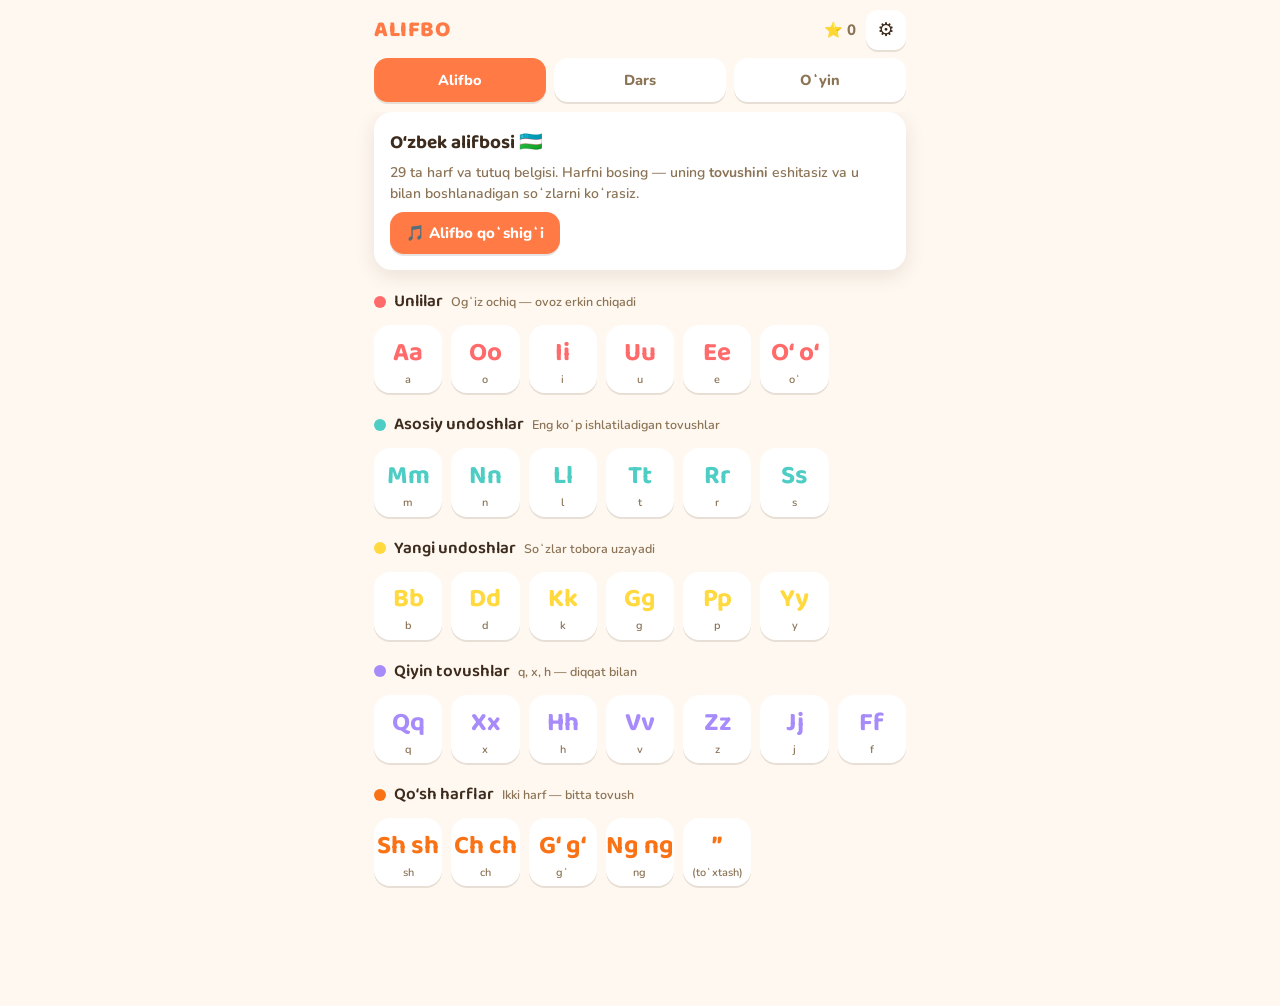
<file: index.html>
<!DOCTYPE html>
<html lang="uz">
<head>
<meta charset="UTF-8">
<meta name="viewport" content="width=device-width,initial-scale=1,viewport-fit=cover">
<meta name="theme-color" content="#FFF8F0">
<title>Alifbo — 1-sinf</title>
<script>
// Sahifa chizilishidan oldin mavzuni qoʻyamiz — koʻz qamashmasin
try {
  var m = localStorage.getItem('alifboMavzu') || 'avto';
  if (m !== 'avto') document.documentElement.dataset.mavzu = m;
} catch (e) {}
</script>
<link rel="manifest" href="manifest.webmanifest">
<link rel="preconnect" href="https://fonts.googleapis.com">
<link rel="preconnect" href="https://fonts.gstatic.com" crossorigin>
<link href="https://fonts.googleapis.com/css2?family=Baloo+2:wght@600;700;800&family=Nunito:wght@600;700;800&display=swap" rel="stylesheet">
<link rel="stylesheet" href="css/style.css">
</head>
<body>

<div class="wrap">

  <div class="topbar">
    <div class="logo">ALIFBO</div>
    <div class="yulduzlar" id="yulduzlar">⭐ 0</div>
    <button class="gear" id="btnSoz" title="Sozlamalar">⚙️</button>
  </div>

  <div class="tabs">
    <button class="tab active" data-tab="alifbo">Alifbo</button>
    <button class="tab" data-tab="dars">Dars</button>
    <button class="tab" data-tab="oyin">Oʻyin</button>
  </div>

  <!-- ============ ALIFBO ============ -->
  <div id="v-alifbo" class="kirish"></div>

  <!-- ============ DARS ============ -->
  <div id="v-dars" class="hidden"></div>

  <!-- ============ OʻYIN ============ -->
  <div id="v-oyin" class="hidden"></div>

</div>

<!-- pastki tugmalar (dars ichida koʻrinadi) -->
<div class="pastki hidden" id="pastki"><div class="ich" id="pastkiIch"></div></div>

<!-- sozlamalar -->
<div class="parda" id="parda">
  <div class="varaq">
    <h2>Sozlamalar</h2>
    <p class="izoh" style="margin-bottom:10px">Bolaning ismini yozsangiz, ilova unga ism bilan murojaat qiladi.</p>
    <div style="margin:10px 0 14px"><input type="text" id="inIsm" placeholder="Bolaning ismi" autocomplete="off"></div>
    <div class="qator">
      <span>Koʻrinish</span>
      <div class="tanlov" id="mavzu">
        <button data-m="avto" class="on">Avto</button>
        <button data-m="yorug">☀️</button>
        <button data-m="qorongi">🌙</button>
      </div>
    </div>
    <div class="qator" style="display:block">
      <div style="display:flex;justify-content:space-between;align-items:center;gap:10px">
        <span>Talaffuz ovozi</span>
        <button class="tugma oq" id="btnSinov">▶ Sinash</button>
      </div>
      <select id="selOvoz" style="margin-top:9px"></select>
      <div class="izoh" style="margin-top:7px;font-size:12.5px" id="ovozIzoh"></div>
    </div>
    <div class="qator"><span>Avtomatik ovoz</span><button class="tugma oq" id="swAvto">Yoniq</button></div>
    <div class="qator"><span>Ota-ona paneli 👨‍👩‍👧</span><button class="tugma oq" onclick="location.href='ota-ona.html'">Ochish</button></div>
    <div class="qator"><span>Hozirgi dars</span><b id="sozDars">1</b></div>
    <div class="qator"><span>Yigʻilgan yulduz</span><b id="sozYulduz">0</b></div>
    <div class="qator" style="border:none">
      <button class="tugma oq" id="btnTozala" style="color:var(--xato)">Progressni tozalash</button>
    </div>
    <div class="tugmalar" style="margin-top:14px">
      <button class="tugma" id="btnYop" style="flex:1;justify-content:center">Tayyor</button>
    </div>
  </div>
</div>

<script type="module" src="js/app.js"></script>
<script>
if ('serviceWorker' in navigator) {
  window.addEventListener('load', () => navigator.serviceWorker.register('sw.js').catch(() => {}));
}
</script>
</body>
</html>
</file>
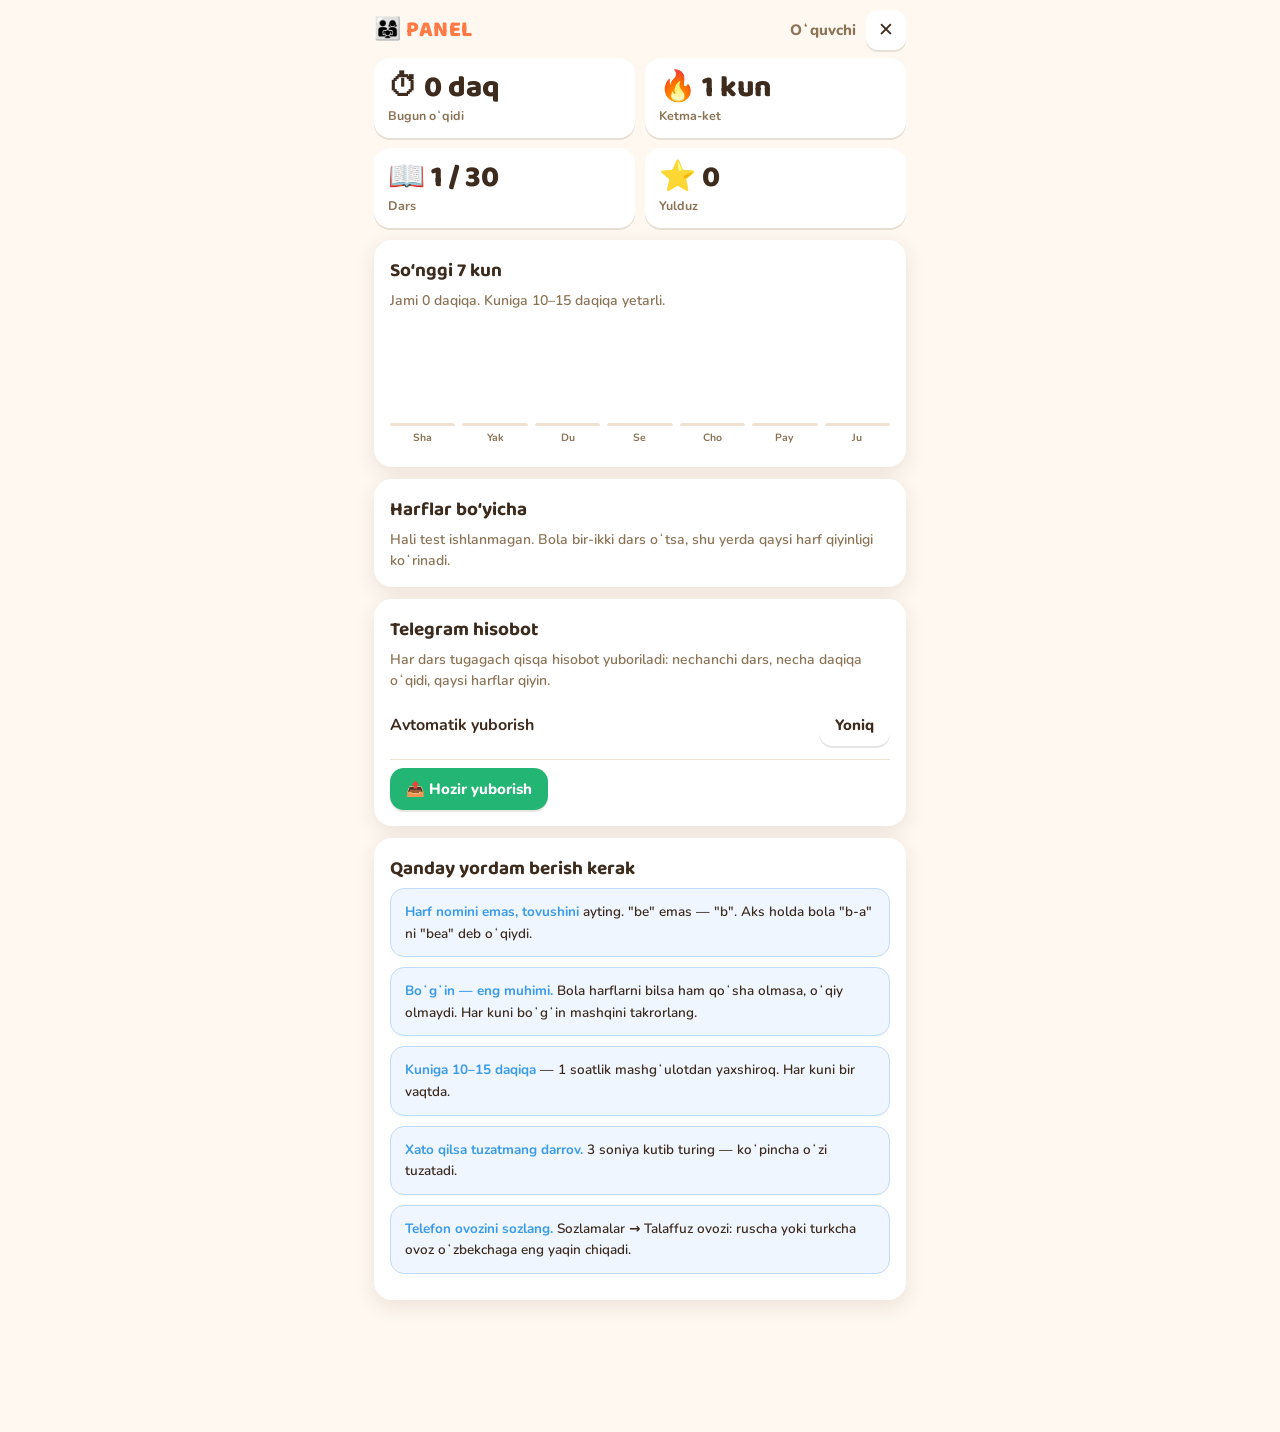
<file: ota-ona.html>
<!DOCTYPE html>
<html lang="uz">
<head>
<meta charset="UTF-8">
<meta name="viewport" content="width=device-width,initial-scale=1,viewport-fit=cover">
<meta name="theme-color" content="#FFF8F0">
<title>Ota-ona paneli — Alifbo</title>
<script>
try {
  var m = localStorage.getItem('alifboMavzu') || 'avto';
  if (m !== 'avto') document.documentElement.dataset.mavzu = m;
} catch (e) {}
</script>
<link rel="preconnect" href="https://fonts.googleapis.com">
<link href="https://fonts.googleapis.com/css2?family=Baloo+2:wght@600;700;800&family=Nunito:wght@600;700;800&display=swap" rel="stylesheet">
<link rel="manifest" href="manifest.webmanifest">
<link rel="stylesheet" href="css/style.css">
<style>
  .katak4{display:grid;grid-template-columns:repeat(2,1fr);gap:10px;margin-bottom:12px}
  .katak{background:var(--fon2);border-radius:16px;padding:14px;box-shadow:var(--soya)}
  .katak .son{font-family:'Baloo 2',cursive;font-size:30px;font-weight:800;line-height:1.1}
  .katak .yor{font-size:12.5px;color:var(--matn2);font-weight:700;margin-top:2px}
  .grafik{display:flex;align-items:flex-end;gap:7px;height:120px;margin:14px 0 6px}
  .ustun{flex:1;display:flex;flex-direction:column;justify-content:flex-end;align-items:center;gap:4px;height:100%}
  .ustun i{display:block;width:100%;background:var(--yashil);border-radius:7px 7px 3px 3px;min-height:3px;font-style:normal}
  .ustun i.bosh{background:var(--chiziq)}
  .ustun small{font-size:10.5px;color:var(--matn2);font-weight:700}
  .ustun b{font-size:11px;color:var(--matn2)}
  .harflar{display:flex;flex-wrap:wrap;gap:7px;margin-top:10px}
  .hbelgi{
    padding:7px 12px;border-radius:11px;font-family:'Baloo 2',cursive;font-size:19px;font-weight:700;
    background:var(--fon);box-shadow:var(--soya);display:flex;align-items:baseline;gap:6px;
  }
  .hbelgi span{font-family:'Nunito';font-size:11.5px;font-weight:700;color:var(--matn2)}
  .hbelgi.yomon{background:var(--yomon-fon);color:var(--xato)}
  .hbelgi.yaxshi{background:var(--yashil-och);color:var(--yashil)}
  .maslahat{background:var(--maslahat-fon);border:1.5px solid var(--maslahat-chiziq);border-radius:14px;padding:12px 14px;
    font-size:13.5px;font-weight:600;line-height:1.6;margin-bottom:10px}
  .maslahat b{color:var(--kok)}
</style>
</head>
<body>
<div class="wrap">
  <div class="topbar">
    <div class="logo">👨‍👩‍👧 PANEL</div>
    <div class="yulduzlar" id="ism"></div>
    <button class="gear" onclick="location.href='index.html'">✕</button>
  </div>
  <div id="ich"></div>
</div>
<script type="module" src="js/ota-ona.js"></script>
<script>
if ('serviceWorker' in navigator) {
  window.addEventListener('load', () => navigator.serviceWorker.register('sw.js').catch(() => {}));
}
</script>
</body>
</html>
</file>
<file: css/style.css>
/* ============================================================
   ALIFBO — 1-sinf  |  Dizayn tizimi
   Bolalarbop: yorqin, katta, sodda. Telefon uchun.
   ============================================================ */

:root{
  color-scheme:light;
  --fon:#FFF8F0; --fon2:#FFFFFF; --chiziq:#F0E2D0;
  --matn:#3D2C1E; --matn2:#8B7355;
  --asos:#FF7A45;      /* asosiy (to'q sariq) */
  --asos-och:#FFE8DE;
  --yashil:#22B573; --yashil-och:#DFF5EA;
  --kok:#3B9BE8;  --sariq:#FFC93C; --siyoh:#8B5CF6;
  --xato:#E5484D;
  --soya:0 2px 0 rgba(61,44,30,.12);
  --soya2:0 6px 20px rgba(61,44,30,.10);
  --fon-shaffof:rgba(255,248,240,0);
  --parda:rgba(61,44,30,.55);
  --ogoh-fon:#FFF4D6;
  --maslahat-fon:#EFF6FF; --maslahat-chiziq:#BFDBFE;
  --yomon-fon:#FDE8E8;
  --r:18px;
}

/* ---- QORONGʻI REJIM ----
   Bir joyda: telefon sozlamasi boʻyicha (avto) va qoʻlda tanlanganda.
   Ranglar bolaning koʻzi charchamasligi uchun yumshoq, qora emas. */
@media (prefers-color-scheme: dark){
  :root:not([data-mavzu="yorug"]){
    color-scheme:dark;
    --fon:#1A1614; --fon2:#241F1C; --chiziq:#3A322D;
    --matn:#F2E9E1; --matn2:#A79688;
    --asos:#FF8F5E; --asos-och:#3A2419;
    --yashil:#3DD68C; --yashil-och:#12301F;
    --kok:#5AB0F0; --sariq:#FFD35C; --siyoh:#A78BFA;
    --xato:#F26A6F;
    --soya:0 2px 0 rgba(0,0,0,.35);
    --soya2:0 6px 20px rgba(0,0,0,.35);
    --fon-shaffof:rgba(26,22,20,0);
    --parda:rgba(0,0,0,.66);
    --ogoh-fon:#33290F;
    --maslahat-fon:#16232F; --maslahat-chiziq:#284A66;
    --yomon-fon:#3A1B1D;
  }
}
:root[data-mavzu="qorongi"]{
  color-scheme:dark;
  --fon:#1A1614; --fon2:#241F1C; --chiziq:#3A322D;
  --matn:#F2E9E1; --matn2:#A79688;
  --asos:#FF8F5E; --asos-och:#3A2419;
  --yashil:#3DD68C; --yashil-och:#12301F;
  --kok:#5AB0F0; --sariq:#FFD35C; --siyoh:#A78BFA;
  --xato:#F26A6F;
  --soya:0 2px 0 rgba(0,0,0,.35);
  --soya2:0 6px 20px rgba(0,0,0,.35);
  --fon-shaffof:rgba(26,22,20,0);
  --parda:rgba(0,0,0,.66);
  --ogoh-fon:#33290F;
  --maslahat-fon:#16232F; --maslahat-chiziq:#284A66;
  --yomon-fon:#3A1B1D;
}
*{margin:0;padding:0;box-sizing:border-box;-webkit-tap-highlight-color:transparent}
html,body{overscroll-behavior-y:none}
body{
  font-family:'Nunito',system-ui,-apple-system,sans-serif;
  background:var(--fon); color:var(--matn);
  min-height:100vh; font-size:16px; font-weight:600;
}
.wrap{max-width:560px;margin:0 auto;padding:0 14px 120px}
.hidden{display:none !important}
button{font-family:inherit;cursor:pointer;border:none;background:none;color:inherit}

/* ---- TEPA PANEL ---- */
.topbar{
  position:sticky;top:0;z-index:30;background:var(--fon);
  padding:10px 0 8px;display:flex;gap:10px;align-items:center;
}
.logo{font-family:'Baloo 2',cursive;font-size:22px;font-weight:800;color:var(--asos);letter-spacing:.5px;flex:none}
.yulduzlar{
  flex:1;display:flex;align-items:center;gap:5px;justify-content:flex-end;
  font-weight:800;color:var(--matn2);font-size:15px;
}
.gear{
  flex:none;width:40px;height:40px;border-radius:12px;background:var(--fon2);
  box-shadow:var(--soya);font-size:19px;line-height:1;
}
.tabs{display:flex;gap:8px;padding-bottom:10px;position:sticky;top:56px;z-index:29;background:var(--fon)}
.tab{
  flex:1;padding:12px 4px;border-radius:14px;background:var(--fon2);
  color:var(--matn2);font-weight:800;font-size:14.5px;box-shadow:var(--soya);
  transition:transform .12s;
}
.tab:active{transform:scale(.96)}
.tab.active{background:var(--asos);color:#fff}

/* ---- UMUMIY KARTA ---- */
.karta{
  background:var(--fon2);border-radius:var(--r);padding:16px;
  box-shadow:var(--soya2);margin-bottom:12px;
}
.sarlavha{font-family:'Baloo 2',cursive;font-size:19px;font-weight:700;margin-bottom:4px}
.izoh{color:var(--matn2);font-size:14px;font-weight:600;line-height:1.5}

/* ---- ALIFBO TOʻRI ---- */
.bosqich-nom{
  display:flex;align-items:center;gap:8px;margin:18px 0 10px;
  font-family:'Baloo 2',cursive;font-size:17px;
}
.bosqich-nom i{width:12px;height:12px;border-radius:50%;flex:none;font-style:normal}
.bosqich-nom small{color:var(--matn2);font-family:'Nunito';font-size:12.5px;font-weight:600}
.tor{display:grid;grid-template-columns:repeat(auto-fill,minmax(66px,1fr));gap:9px}
.hkarta{
  aspect-ratio:1;border-radius:16px;background:var(--fon2);box-shadow:var(--soya);
  display:flex;flex-direction:column;align-items:center;justify-content:center;
  font-family:'Baloo 2',cursive;font-size:26px;font-weight:700;position:relative;
  transition:transform .12s;
}
.hkarta:active{transform:scale(.93)}
.hkarta small{font-size:11px;font-weight:600;color:var(--matn2);font-family:'Nunito';margin-top:-2px}
.hkarta.bajarildi::after{
  content:'★';position:absolute;top:3px;right:6px;font-size:12px;color:var(--sariq)
}
.hkarta.yopiq{opacity:.42}

/* ---- HARF SAHIFASI ---- */
.harf-bosh{display:flex;gap:14px;align-items:center;margin-bottom:14px}
.katta-harf{
  font-family:'Baloo 2',cursive;font-size:64px;line-height:1;font-weight:800;
  min-width:120px;text-align:center;padding:14px 8px;border-radius:20px;color:#fff;
}
.harf-info{flex:1;min-width:0}
.tovush-belgi{
  display:inline-block;background:var(--asos-och);color:var(--asos);
  padding:5px 13px;border-radius:99px;font-weight:800;font-size:19px;margin-bottom:6px;
}
.tugmalar{display:flex;gap:8px;flex-wrap:wrap;margin-top:8px}
.tugma{
  padding:11px 16px;border-radius:14px;background:var(--asos);color:#fff;
  font-weight:800;font-size:15px;box-shadow:var(--soya);display:flex;align-items:center;gap:7px;
  transition:transform .12s;
}
.tugma:active{transform:scale(.95)}
.tugma.oq{background:var(--fon2);color:var(--matn)}
.tugma.yashil{background:var(--yashil)}
.tugma:disabled{opacity:.5}

.soz-tor{display:grid;grid-template-columns:repeat(3,1fr);gap:9px;margin-top:12px}
.soz-karta{
  background:var(--fon2);border-radius:16px;padding:12px 6px;text-align:center;
  box-shadow:var(--soya);transition:transform .12s;
}
.soz-karta:active{transform:scale(.94)}
.soz-karta .em{font-size:32px;line-height:1.2}
.soz-karta .nm{font-weight:800;font-size:15px;margin-top:3px}

/* ---- BOʻGʻIN MASHQI (eng muhim qism) ---- */
.bogin-sahna{
  background:linear-gradient(180deg,var(--fon2) 0%,var(--fon) 100%);
  border-radius:20px;padding:26px 16px;text-align:center;box-shadow:var(--soya2);
  margin-bottom:12px;
}
.bogin-tovushlar{
  display:flex;justify-content:center;align-items:center;gap:14px;
  font-family:'Baloo 2',cursive;font-size:52px;font-weight:800;
  min-height:78px;transition:gap .45s cubic-bezier(.34,1.3,.64,1);
}
.bogin-tovushlar.qoshildi{gap:0}
.bogin-tovushlar span{
  transition:color .2s,transform .2s;color:var(--matn2);display:inline-block;
}
.bogin-tovushlar span.faol{color:var(--asos);transform:scale(1.25) translateY(-4px)}
.bogin-tovushlar.qoshildi span{color:var(--yashil)}
.tezlik{display:flex;gap:7px;justify-content:center;margin-top:14px}
.tezlik button{
  padding:8px 14px;border-radius:12px;background:var(--fon);color:var(--matn2);
  font-weight:800;font-size:13.5px;box-shadow:var(--soya);
}
.tezlik button.on{background:var(--kok);color:#fff}

.bogin-tor{display:grid;grid-template-columns:repeat(3,1fr);gap:9px}
.bogin-katak{
  background:var(--fon2);border-radius:14px;padding:15px 4px;text-align:center;
  font-family:'Baloo 2',cursive;font-size:25px;font-weight:700;box-shadow:var(--soya);
  transition:transform .12s;
}
.bogin-katak:active{transform:scale(.94)}
.bogin-katak.oqildi{background:var(--yashil-och);color:var(--yashil)}

/* ---- SOʻZ OʻQISH ---- */
.soz-oqish{text-align:center;padding:22px 12px}
.soz-emoji{font-size:64px;line-height:1}
.soz-boginlar{
  display:flex;justify-content:center;gap:6px;margin-top:14px;flex-wrap:wrap;
  font-family:'Baloo 2',cursive;font-size:38px;font-weight:800;
}
.soz-boginlar b{
  padding:2px 10px;border-radius:12px;background:var(--fon);font-weight:800;
  transition:background .2s,color .2s,transform .2s;
}
.soz-boginlar b.faol{background:var(--asos);color:#fff;transform:translateY(-5px)}
.soz-boginlar b:nth-child(even){background:var(--asos-och)}
.soz-boginlar b:nth-child(even).faol{background:var(--asos);color:#fff}

/* ---- GAP OʻQISH ---- */
.gap-matn{
  font-size:27px;line-height:1.75;font-weight:700;text-align:center;padding:10px 4px;
}
.gap-matn span{padding:2px 4px;border-radius:8px;transition:background .2s}
.gap-matn span.faol{background:var(--sariq)}

/* ---- DARS QADAMLARI ---- */
.qadamlar{display:flex;gap:6px;margin-bottom:12px}
.qadam{
  flex:1;padding:9px 2px;border-radius:12px;background:var(--fon2);text-align:center;
  font-size:11.5px;font-weight:800;color:var(--matn2);box-shadow:var(--soya);
}
.qadam .em{display:block;font-size:17px;margin-bottom:1px}
.qadam.on{background:var(--siyoh);color:#fff}
.qadam.tugadi{background:var(--yashil-och);color:var(--yashil)}

.dars-bosh{display:flex;align-items:center;justify-content:space-between;margin-bottom:10px}
.dars-raqam{font-family:'Baloo 2',cursive;font-size:17px;color:var(--matn2)}
.progress{height:9px;border-radius:99px;background:var(--chiziq);overflow:hidden;margin:8px 0 14px}
.progress i{display:block;height:100%;background:var(--yashil);border-radius:99px;transition:width .4s}

.pastki{
  position:fixed;left:0;right:0;bottom:0;z-index:25;
  background:linear-gradient(180deg,var(--fon-shaffof) 0%,var(--fon) 32%);
  padding:20px 14px 16px;
}
.pastki .ich{max-width:560px;margin:0 auto;display:flex;gap:9px}
.pastki .tugma{flex:1;justify-content:center;font-size:16px;padding:15px}

/* ---- OʻYIN / TEST ---- */
.savol{
  background:var(--fon2);border-radius:20px;padding:22px 16px;text-align:center;
  box-shadow:var(--soya2);margin-bottom:12px;
}
.savol-harf{font-family:'Baloo 2',cursive;font-size:72px;font-weight:800;line-height:1;color:var(--asos)}
.savol-matn{font-size:16px;color:var(--matn2);margin-top:8px;font-weight:700}
.javoblar{display:grid;grid-template-columns:repeat(2,1fr);gap:10px;margin-top:16px}
.javob{
  padding:19px 8px;border-radius:16px;background:var(--fon2);box-shadow:var(--soya);
  font-family:'Baloo 2',cursive;font-size:29px;font-weight:700;transition:transform .12s;
}
.javob:active{transform:scale(.95)}
.javob.togri{background:var(--yashil);color:#fff}
.javob.notogri{background:var(--xato);color:#fff}
.javob small{display:block;font-family:'Nunito';font-size:12px;font-weight:600;opacity:.75}
.fikr{text-align:center;font-weight:800;font-size:17px;min-height:26px;margin-top:12px}
.fikr.ok{color:var(--yashil)} .fikr.yoq{color:var(--xato)}

/* ---- NATIJA ---- */
.natija{text-align:center;padding:26px 16px}
.natija .ball{font-family:'Baloo 2',cursive;font-size:52px;font-weight:800;color:var(--asos)}
.natija .foiz{font-size:17px;color:var(--matn2);font-weight:700}
.natija .gap{margin-top:12px;font-weight:700;line-height:1.6}

/* ---- SOZLAMALAR / OYNA ---- */
.parda{
  position:fixed;inset:0;z-index:60;background:var(--parda);
  display:none;align-items:flex-end;justify-content:center;
}
.parda.ochiq{display:flex}
.varaq{
  background:var(--fon);width:100%;max-width:560px;border-radius:24px 24px 0 0;
  padding:20px 16px calc(20px + env(safe-area-inset-bottom));max-height:88vh;overflow:auto;
}
.varaq h2{font-family:'Baloo 2',cursive;font-size:21px;margin-bottom:6px}
.qator{
  display:flex;align-items:center;justify-content:space-between;gap:10px;
  padding:13px 0;border-bottom:1px solid var(--chiziq);font-weight:700;
}
.qator:last-child{border-bottom:none}
input[type=text],input[type=tel]{
  width:100%;padding:14px;border-radius:14px;border:2px solid var(--chiziq);
  background:var(--fon2);font-family:inherit;font-size:16px;font-weight:700;color:var(--matn);
}
input:focus{outline:none;border-color:var(--asos)}

/* ---- MAYDA ---- */
.ogoh{
  background:var(--ogoh-fon);border:1.5px solid var(--sariq);border-radius:14px;
  padding:11px 13px;font-size:13.5px;font-weight:700;line-height:1.5;margin-bottom:12px;
}
.markaz{text-align:center}
@keyframes sakra{0%,100%{transform:translateY(0)}50%{transform:translateY(-12px)}}
.sakra{animation:sakra .5s ease}
@keyframes kirish{from{opacity:0;transform:translateY(8px)}to{opacity:1;transform:none}}
.kirish{animation:kirish .25s ease}

/* ---- SOZLAMALARDAGI TANLOV VA ROʻYXAT ---- */
.tanlov{display:flex;gap:5px;flex:none}
.tanlov button{
  padding:9px 13px;border-radius:11px;background:var(--fon);color:var(--matn2);
  font-weight:800;font-size:13px;box-shadow:var(--soya);
}
.tanlov button.on{background:var(--asos);color:#fff}
select{
  width:100%;padding:13px;border-radius:14px;border:2px solid var(--chiziq);
  background:var(--fon2);color:var(--matn);font-family:inherit;font-size:15px;font-weight:700;
}
select:focus{outline:none;border-color:var(--asos)}
</file>
